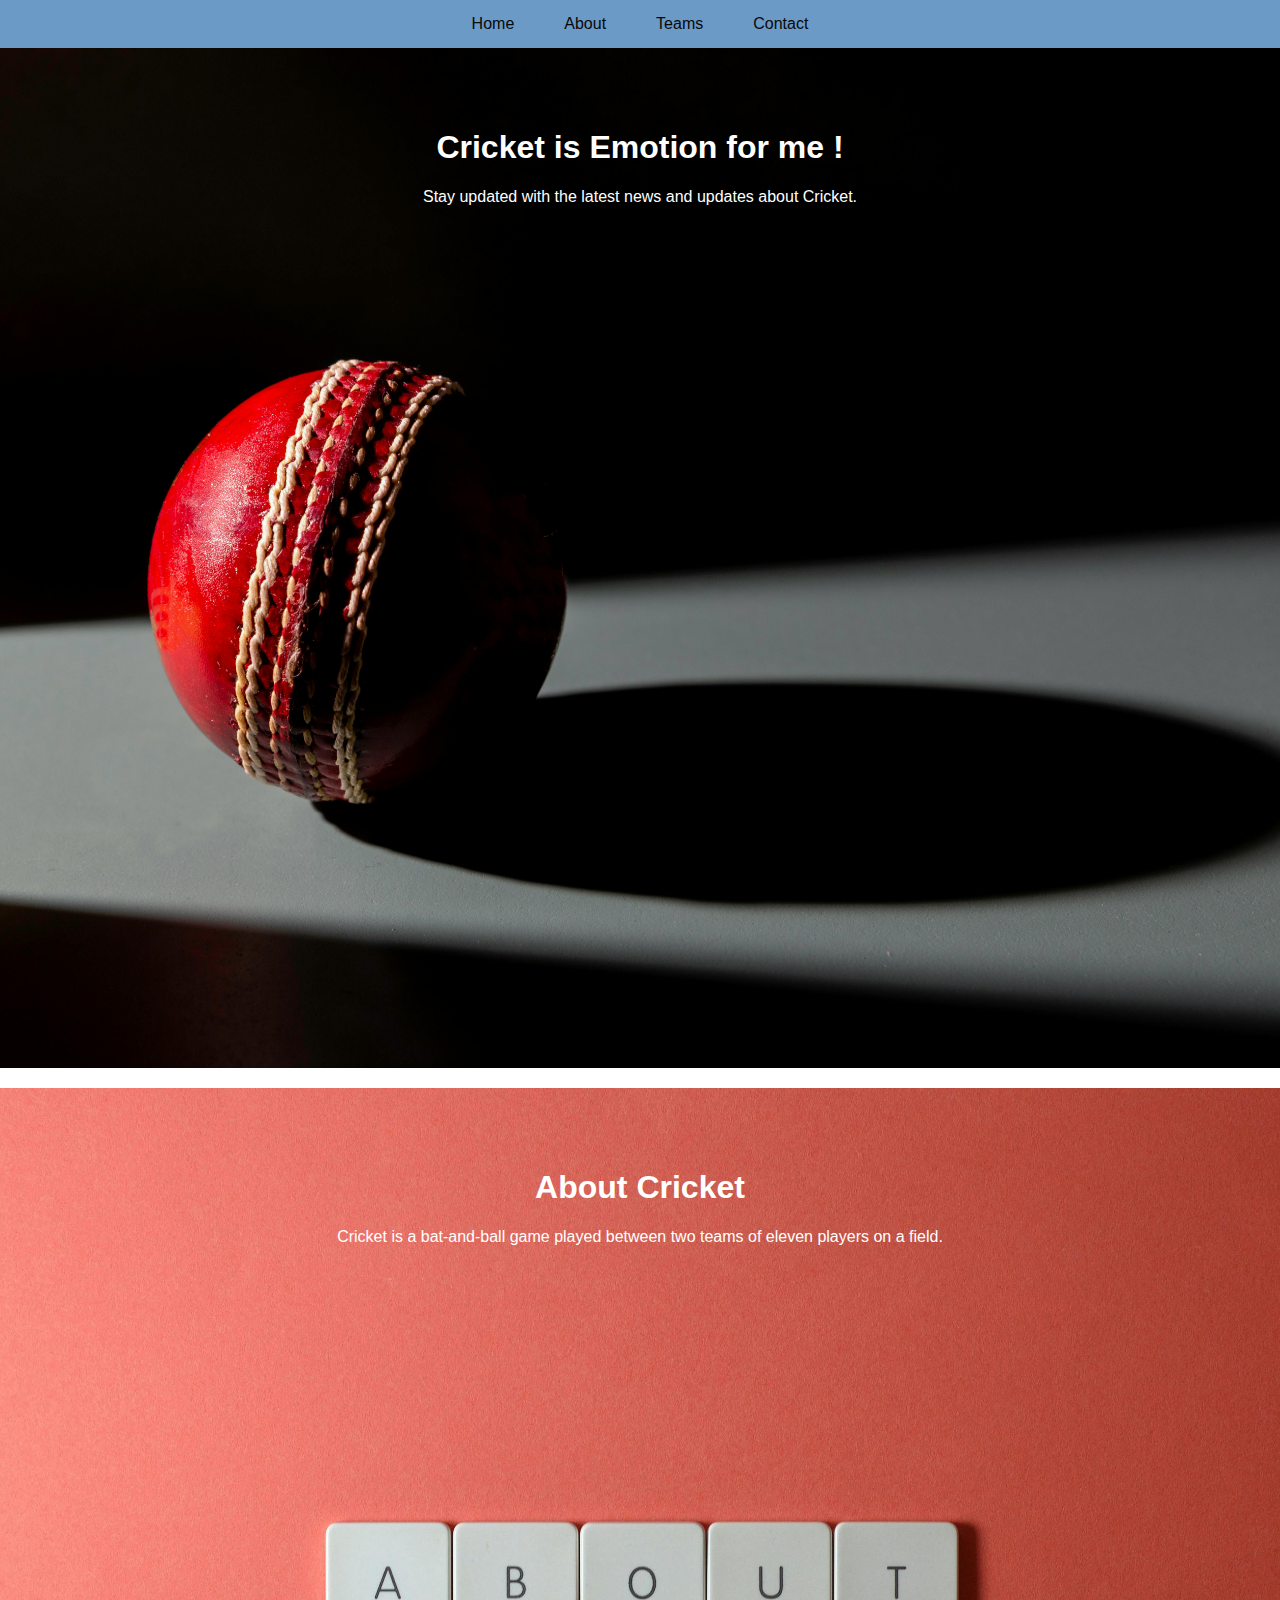
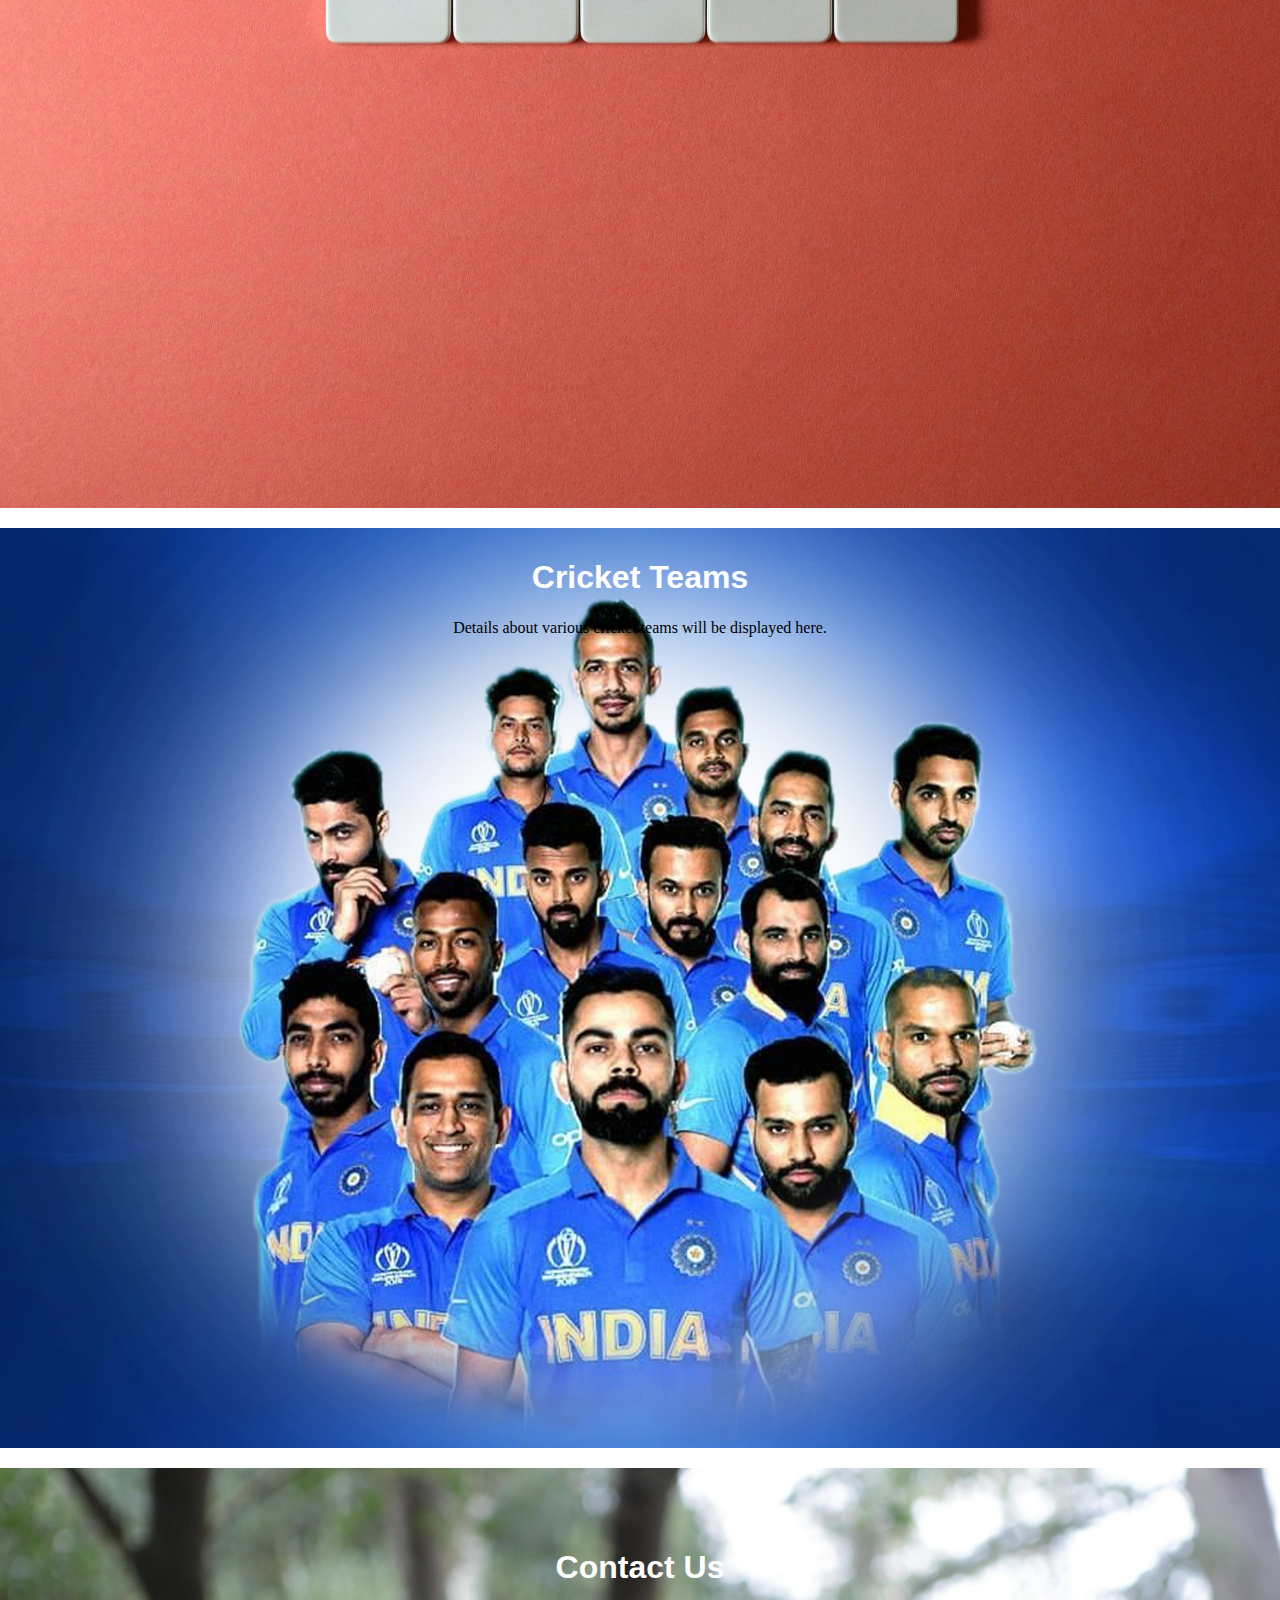
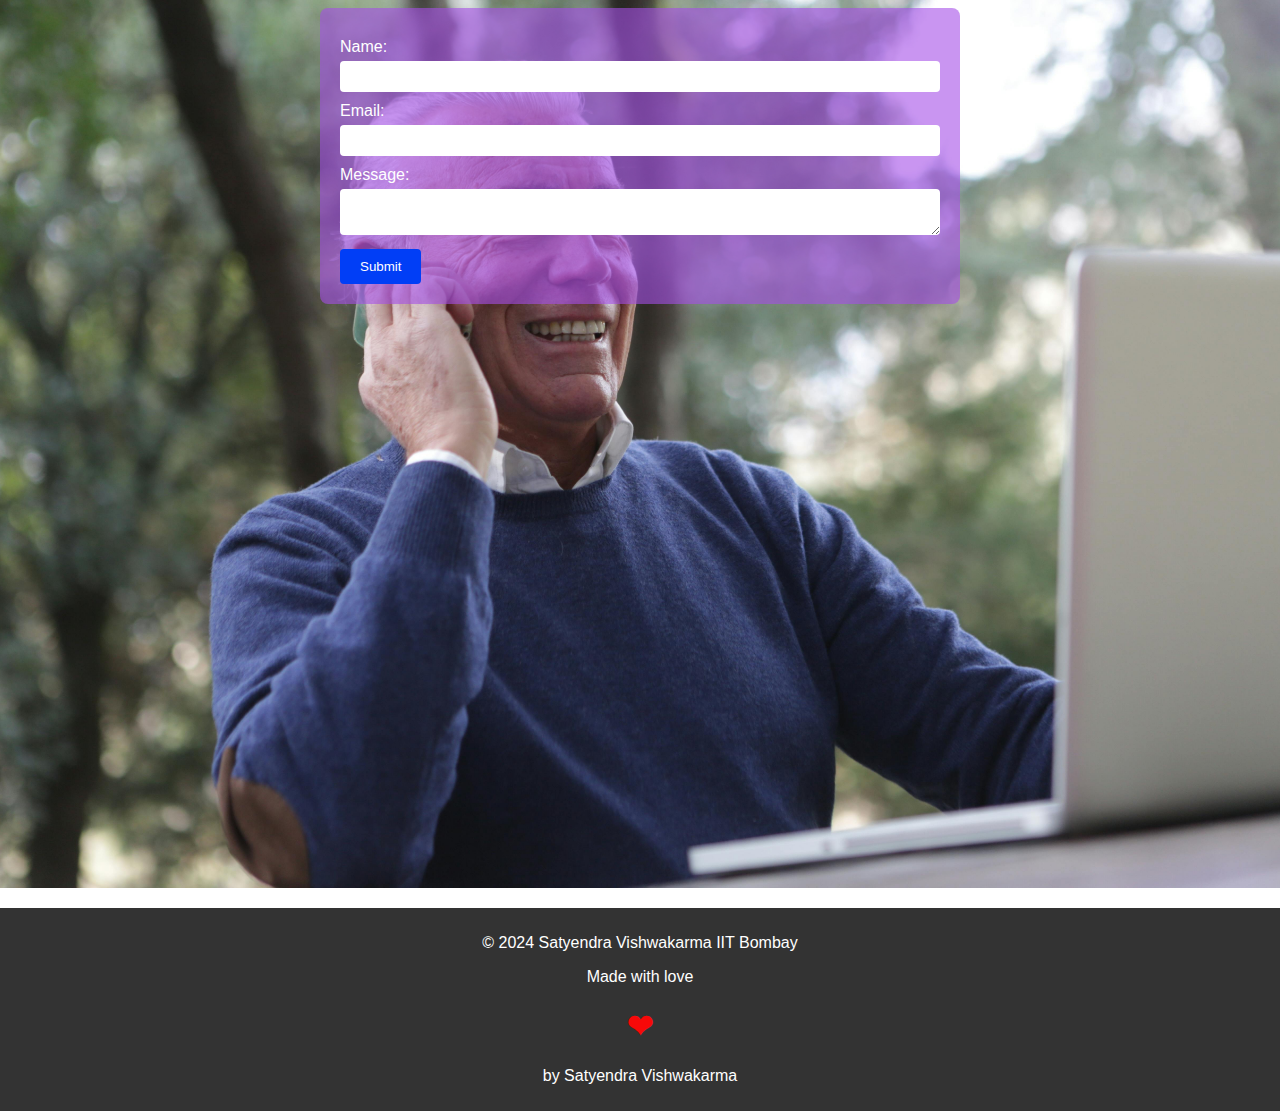
<file: index.html>
<!DOCTYPE html>
<html lang="en">
<head>
    <meta charset="UTF-8">
    <meta name="viewport" content="width=device-width, initial-scale=1.0">
    <title>Cricket Fan Site</title>
    <link rel="stylesheet" href="style.css">
</head>
<body>
    <header>
        <nav>
            <ul>
                <li><a href="#home">Home</a></li>
                <li><a href="#about">About</a></li>
                <li><a href="#teams">Teams</a></li>
                <li><a href="#contact">Contact</a></li>
            </ul>
        </nav>
    </header>
    <main>
        <!-- Home Section -->
        <section id="home">
            <h1>Cricket is Emotion for me !</h1>
            <p>Stay updated with the latest news and updates about Cricket.</p>
        </section>
        
        <!-- About Section -->
        <section id="about">
            <h1>About Cricket</h1>
            <p>Cricket is a bat-and-ball game played between two teams of eleven players on a field.</p>
        </section>
        
        <!-- Teams Section -->
        <section id="teams">
            <h1>Cricket Teams</h1>
            <p>Details about various cricket teams will be displayed here.</p>
        </section>
        
        <!-- Contact Section -->
        <section id="contact">
            <h1>Contact Us</h1>
            <form id="contact-form">
                <label for="name">Name:</label>
                <input type="text" id="name" name="name" required>
                
                <label for="email">Email:</label>
                <input type="email" id="email" name="email" required>
                
                <label for="message">Message:</label>
                <textarea id="message" name="message" required></textarea>
                
                <button type="submit">Submit</button>
            </form>
        </section>
    </main>
    <footer>
        <p>&copy; 2024 Satyendra Vishwakarma IIT Bombay </p>
         <div><p> Made with love <h1 id="love">❤</h1>by Satyendra Vishwakarma</p></div>
    </footer>
    <script src="script.js">Javascript</script>
</body>
</html>
</file>
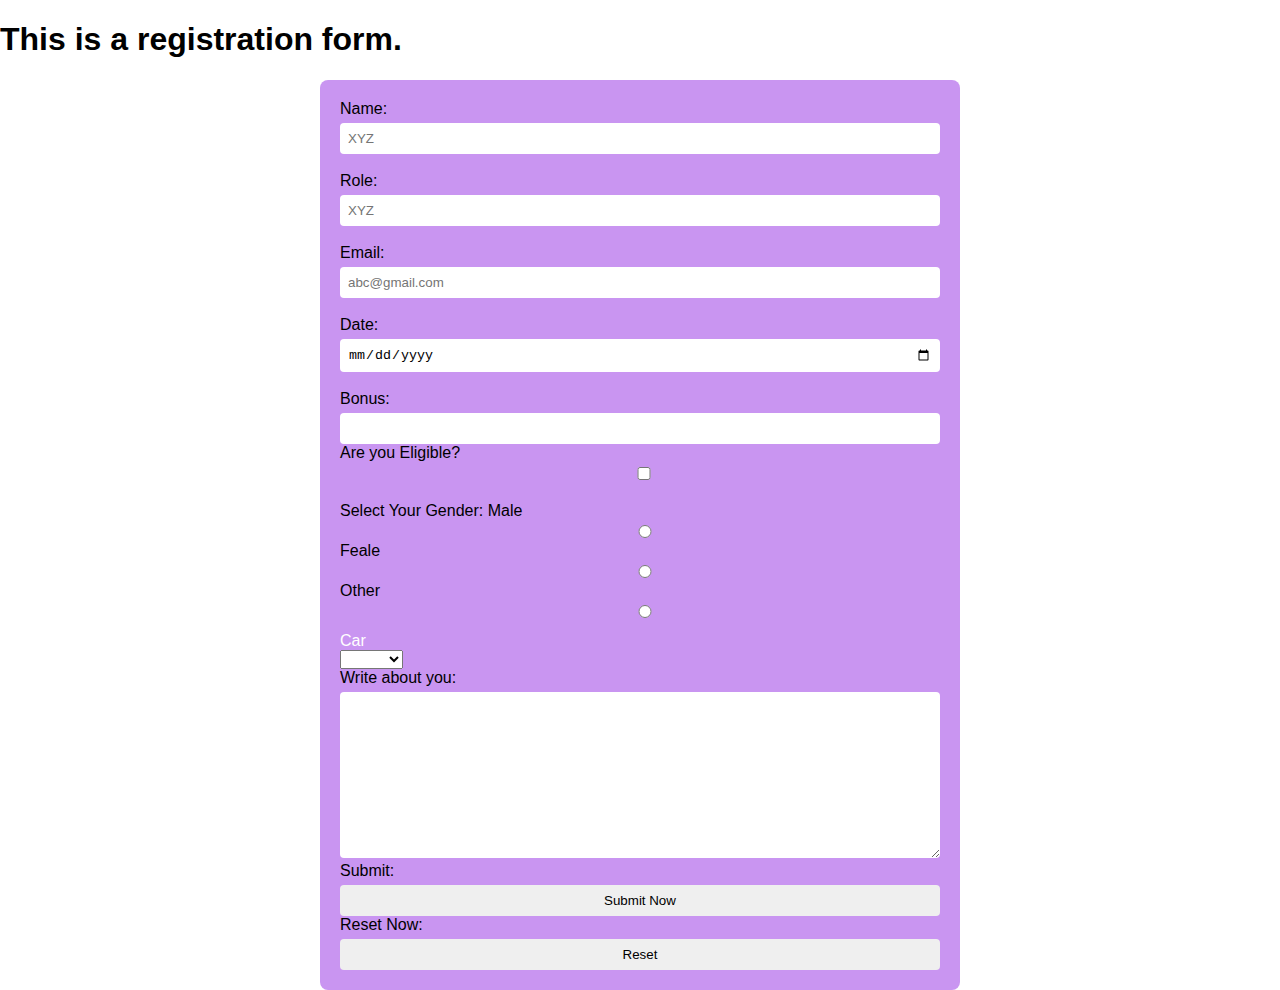
<file: form.html>
<!DOCTYPE html>
<html lang="en">
<head>
    <meta charset="UTF-8">
    <meta name="viewport" content="width=device-width, initial-scale=1.0">
    <title>LS Web Dev Project</title>
    <link rel="stylesheet" href="style.css">
    
</head>
<body>
    
    <h1>This is a registration form.</h1>
    <form action="backend.php">
       <div> Name: <input type="text" name="myName" placeholder="XYZ"> </div> <br>
       <div> Role: <input type="text" name="myRole" placeholder="XYZ"> </div><br>
    <!-- <img src="./best grad.png" alt="" srcset=""> -->
    <div> Email: <input type="email" name="myEmail" id="" placeholder="abc@gmail.com"></div>
    <br>
    
    <div>Date: <input type="date" name="" id=""></div>
    <br>
    <div>
        Bonus: <input type="number" name="" id="">

    </div> 
 <div>
    Are you Eligible? <input type="checkbox" name="" id="">
 </div><br>
<div>
    Select Your Gender: 
    Male<input type="radio" name="Gender" id="">
    Feale<input type="radio" name="Gender" id="">
    Other<input type="radio" name="Gender" id="">
</div>
<div>
    <label for="car">Car</label>
    <select name="myCar" id="car">
    <option value=""selected></option>
    <option value="Indica">Indica</option>  
    <option value="Suzuki">Suzuki</option> 
    <option value="Creta">Creta</option> 
    <option value="Audi">Audi</option> 
</select>  
</div>
 Write about you: <textarea name="" id="" cols="30" rows="10"></textarea>



   <div>Submit: <input type="submit" value="Submit Now"> <br>

    Reset Now: <input type="reset" value="Reset"> </div>   

</form>
</body>
</html>
</file>
<file: style.css>
body {
    font-family: Arial, sans-serif;
    margin: 0;
    padding: 0;
    box-sizing: border-box;
}

header {
    background-color: #6b9ac7;
    color: white;
    padding: 10px 0;
}

nav ul {
    list-style: none;
    padding: 0;
    margin: 0;
    display: flex;
    justify-content: center;
    flex-wrap: wrap;
}

nav ul li {
    margin: 0 15px;
}

nav ul li a {
    color: rgb(9, 9, 9);
    text-decoration: none;
    padding: 5px 10px;
    display: inline-block;
}

nav ul li a:hover {
    background-color: #555;
    border-radius: 5px;
}

main {
    padding: 0px;
    text-align: center;
}

section {
    margin-bottom: 20px;
    padding: 60px 20px;
    color: white;
}
 #teams{
    margin-top: 10px;
    padding: 10px;
 }
 #teams p{
    margin-top: 1px;
    padding: 1px;
    color: #000000;
    font-size: medium;
    font-family:'Times New Roman', Times, serif;
 }

#home {
    background: url('./pexels-jurie-maree-3665535-5519470.jpg') no-repeat center center/cover;
    height: 100vh; /* Full height of the viewport */
    background-size: cover; /* Ensures the image covers the entire section */
    background-position: center; /* Centers the image */
}

#about {
    background: url('./pexels-padrinan-2882509.jpg') no-repeat center center/cover;
    height: 100vh; /* Full height of the viewport */
    background-size: cover; /* Ensures the image covers the entire section */
    background-position: center; /* Centers the image */
}

#teams {
    background: url('./teams.jpg') no-repeat center center/cover;
    height: 100vh; /* Full height of the viewport */
    background-size: cover; /* Ensures the image covers the entire section */
    background-position: center; /* Centers the image */
}

#contact {
    background: url('./pexels-olly-3783229.jpg') no-repeat center center/cover;
    height: 100vh; /* Full height of the viewport */
    background-size: cover; /* Ensures the image covers the entire section */
    background-position: center; /* Centers the image */
}


footer {
    background-color: #333;
    color: white;
    text-align: center;
    padding: 10px 0;
    position: relative;
    width: 100%;
}

form {
    max-width: 600px;
    margin: 0 auto;
    text-align: left;
    background: rgba(165, 79, 231, 0.6);
    padding: 20px;
    border-radius: 8px;
}

label {
    display: block;
    margin-top: 10px;
    color: white;
}

input, textarea {
    width: 100%;
    padding: 8px;
    margin-top: 5px;
    border-radius: 4px;
    border: none;
    box-sizing: border-box;
}

button {
    background-color: #013ef6;
    color: rgb(255, 253, 255);
    padding: 10px 20px;
    border: none;
    margin-top: 10px;
    cursor: pointer;
    border-radius: 4px;
}
#love{
    color: rgb(247, 9, 9);
}

button:hover {
    background-color: #555;
}

@media (max-width: 768px) {
    nav ul {
        flex-direction: column;
        align-items: center;
    }

    nav ul li {
        margin: 10px 0;
    }

    form {
        width: 90%;
    }
}
</file>
